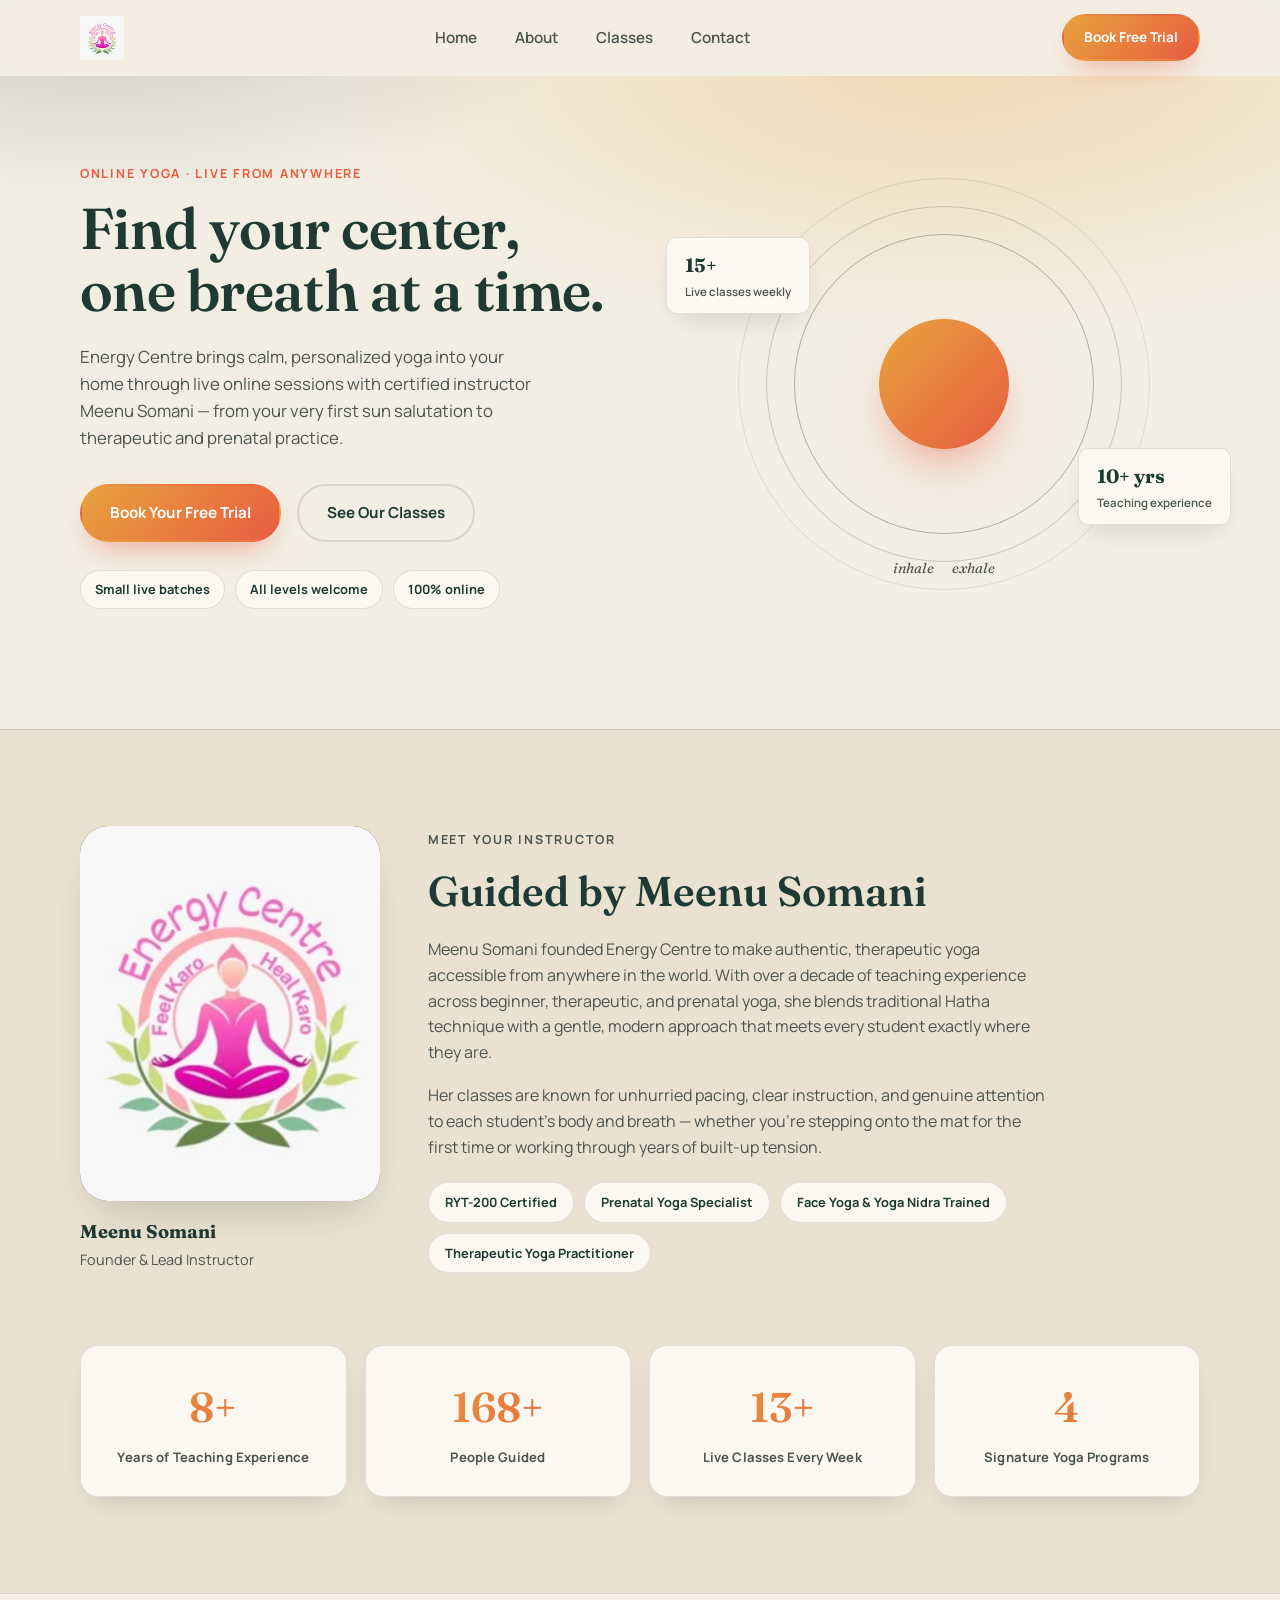
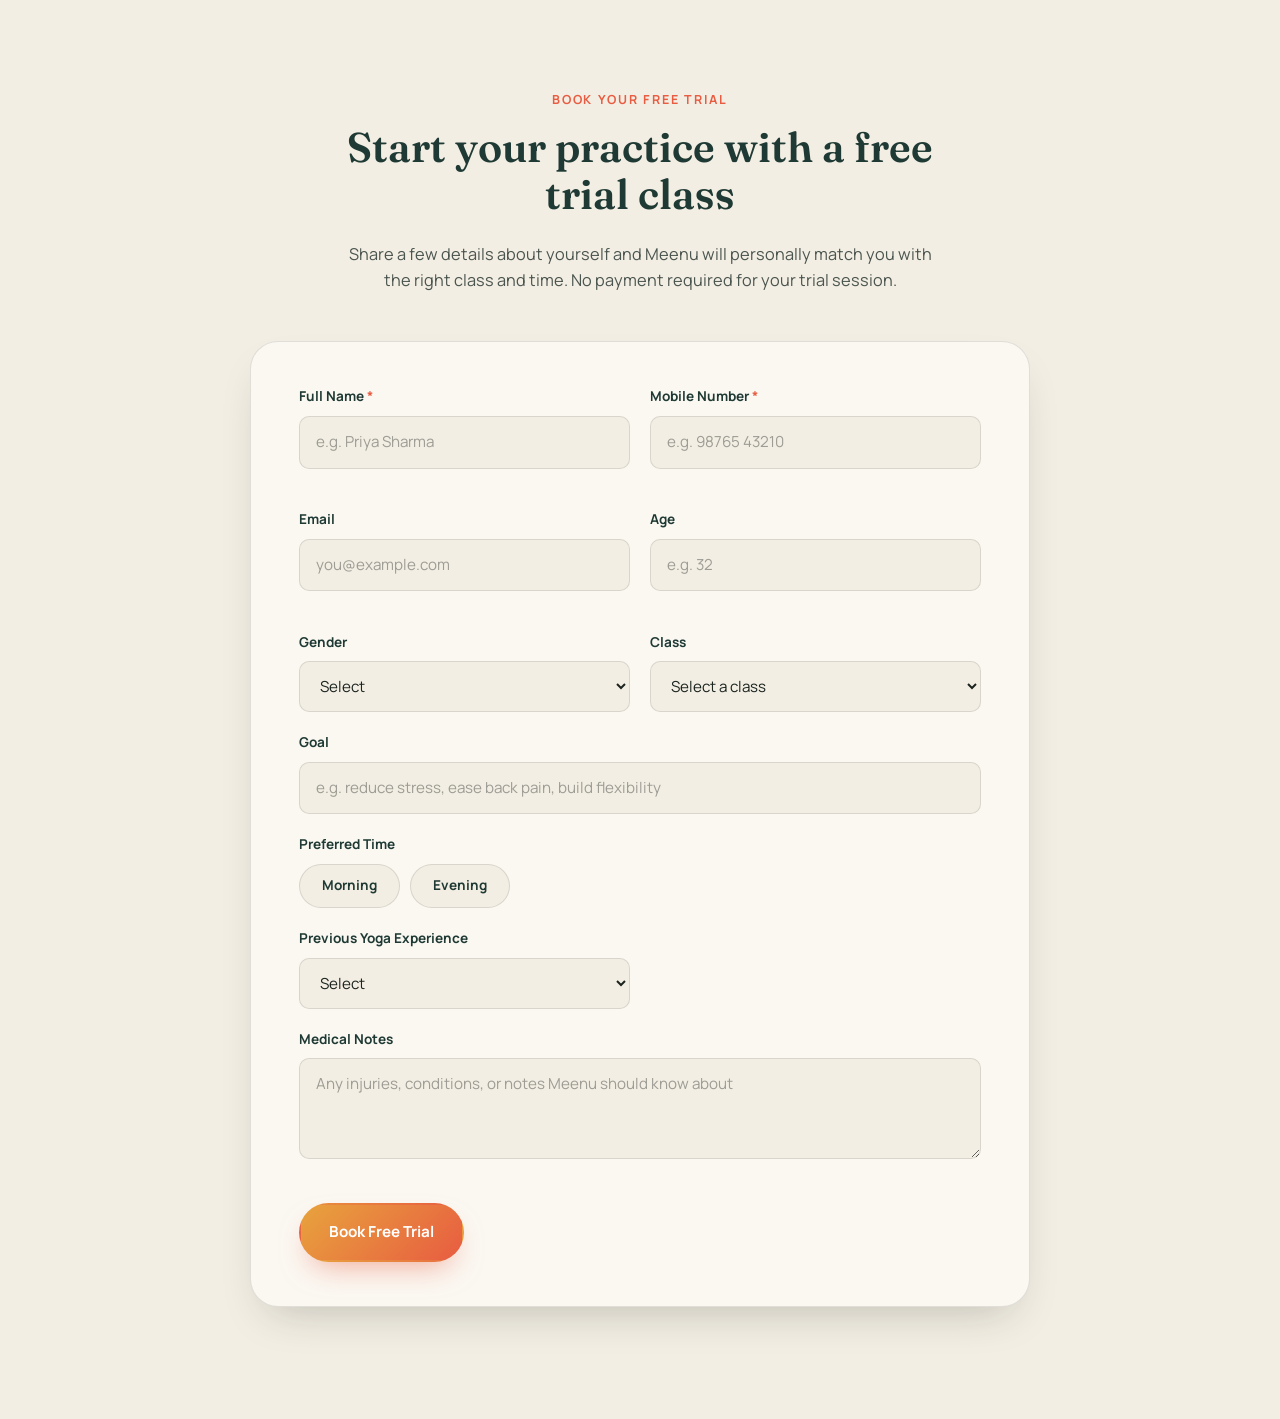
<file: index.html>
<!DOCTYPE html>
<html lang="en">
<head>
  <meta charset="UTF-8">
  <meta name="viewport" content="width=device-width, initial-scale=1.0">

  <!-- Primary SEO -->
  <title>Energy Centre | Online Yoga Classes with Meenu Somani</title>
  <meta name="description" content="Energy Centre offers live online yoga classes with certified instructor Meenu Somani — Beginner Yoga, Face Yoga, Therapy Yoga, Pregnancy Yoga, and Yoga Nidra. Book your free trial class today.">
  <meta name="keywords" content="online yoga classes, beginner yoga, face yoga, therapy yoga, pregnancy yoga, yoga nidra, Meenu Somani, Energy Centre">
  <meta name="author" content="Meenu Somani, Energy Centre">
  <link rel="canonical" href="https://energycentre.example.com/">

  <!-- Open Graph -->
  <meta property="og:type" content="website">
  <meta property="og:title" content="Energy Centre | Online Yoga Classes with Meenu Somani">
  <meta property="og:description" content="Live online yoga classes for every body — beginner, therapeutic, prenatal, face yoga and yoga nidra. Led by certified instructor Meenu Somani.">
  <meta property="og:site_name" content="Energy Centre">
  <meta property="og:locale" content="en_US">

  <!-- Twitter Card -->
  <meta name="twitter:card" content="summary_large_image">
  <meta name="twitter:title" content="Energy Centre | Online Yoga Classes with Meenu Somani">
  <meta name="twitter:description" content="Live online yoga classes with certified instructor Meenu Somani. Book your free trial.">

  <!-- Favicon (simple inline leaf icon, no external asset needed) -->
  <link rel="icon" href="data:image/svg+xml,%3Csvg xmlns='http://www.w3.org/2000/svg' viewBox='0 0 100 100'%3E%3Ccircle cx='50' cy='50' r='46' fill='%231F3A34'/%3E%3Cpath d='M50 78C34 68 26 52 30 34c14 4 26 14 30 30 4-16 16-26 30-30 4 18-4 34-20 44z' fill='%23E8A33D'/%3E%3C/svg%3E">

  <!-- Performance: preconnect before font load -->
  <link rel="preconnect" href="https://fonts.googleapis.com">
  <link rel="preconnect" href="https://fonts.gstatic.com" crossorigin>
  <link href="https://fonts.googleapis.com/css2?family=Fraunces:ital,opsz,wght@0,9..144,400;0,9..144,500;0,9..144,600;1,9..144,500&family=Manrope:wght@400;500;600;700;800&display=swap" rel="stylesheet">

  <link rel="stylesheet" href="style.css">
</head>
<body>

  <!-- Skip link for keyboard / screen-reader users -->
  <a class="skip-link" href="#main">Skip to content</a>

  <!-- ============ HEADER / STICKY NAV ============ -->
  <header class="site-header" id="siteHeader">
    <div class="container nav-inner">

      <a href="#home" class="logo" aria-label="Energy Centre home">
        <img src="logo.jpeg" alt="Energy Centre" class="logo-img">
      </a>

      <nav class="main-nav" id="mainNav" aria-label="Primary">
        <ul class="nav-links">
          <li><a href="#home">Home</a></li>
          <li><a href="#about">About</a></li>
          <li><a href="classes.html">Classes</a></li>
          <li><a href="#contact">Contact</a></li>
        </ul>
      </nav>

      <div class="nav-actions">
        <a href="#contact" class="btn btn-primary btn-small">Book Free Trial</a>

        <!-- Mobile menu toggle -->
        <button class="menu-toggle" id="menuToggle" aria-expanded="false" aria-controls="mainNav" aria-label="Toggle navigation menu">
          <span></span><span></span><span></span>
        </button>
      </div>

    </div>
  </header>

  <main id="main">

    <!-- ============ HERO ============ -->
    <section class="hero" id="home">
      <div class="hero-glow" aria-hidden="true"></div>

      <div class="container hero-inner">

        <div class="hero-copy">
          <p class="eyebrow reveal">Online Yoga &middot; Live From Anywhere</p>

          <h1 class="hero-heading reveal">
            Find your center,<br>
            one breath at a time.
          </h1>

          <p class="hero-desc reveal">
            Energy Centre brings calm, personalized yoga into your home through live online
            sessions with certified instructor Meenu Somani — from your very first sun
            salutation to therapeutic and prenatal practice.
          </p>

          <div class="hero-actions reveal">
            <a href="#contact" class="btn btn-primary">Book Your Free Trial</a>
            <a href="classes.html" class="btn btn-secondary">See Our Classes</a>
          </div>

          <div class="hero-chips reveal">
            <span class="chip">Small live batches</span>
            <span class="chip">All levels welcome</span>
            <span class="chip">100% online</span>
          </div>
        </div>

        <div class="hero-visual reveal" aria-hidden="true">
          <div class="breath-orb">
            <span class="ring ring-1"></span>
            <span class="ring ring-2"></span>
            <span class="ring ring-3"></span>
            <span class="orb-core"></span>
            <span class="orb-label">
              <em>inhale</em>
              <em>exhale</em>
            </span>
          </div>

          <div class="float-card float-card-top">
            <strong>15+</strong>
            <span>Live classes weekly</span>
          </div>
          <div class="float-card float-card-bottom">
            <strong>10+ yrs</strong>
            <span>Teaching experience</span>
          </div>
        </div>

      </div>
    </section>

    <!-- ============ ABOUT ============ -->
    <section class="about" id="about">
      <div class="container">

        <div class="about-grid">

          <div class="about-portrait reveal">
            <div class="portrait-frame">
              <img src="logo.jpeg" alt="Meenu Somani" class="portrait-photo">
            </div>
            <p class="portrait-caption">
              <strong>Meenu Somani</strong>
              Founder &amp; Lead Instructor
            </p>
          </div>

          <div class="about-copy">
            <p class="eyebrow reveal">Meet Your Instructor</p>
            <h2 class="section-heading reveal">Guided by Meenu Somani</h2>

            <p class="reveal">
              Meenu Somani founded Energy Centre to make authentic, therapeutic yoga
              accessible from anywhere in the world. With over a decade of teaching
              experience across beginner, therapeutic, and prenatal yoga, she blends
              traditional Hatha technique with a gentle, modern approach that meets every
              student exactly where they are.
            </p>

            <p class="reveal">
              Her classes are known for unhurried pacing, clear instruction, and genuine
              attention to each student's body and breath — whether you're stepping onto
              the mat for the first time or working through years of built-up tension.
            </p>

            <ul class="cert-list reveal" aria-label="Certifications">
              <li class="cert-pill">RYT-200 Certified</li>
              <li class="cert-pill">Prenatal Yoga Specialist</li>
              <li class="cert-pill">Face Yoga &amp; Yoga Nidra Trained</li>
              <li class="cert-pill">Therapeutic Yoga Practitioner</li>
            </ul>
          </div>

        </div>

        <!-- Animated statistics -->
        <div class="stats-grid">

          <div class="stat-card reveal">
            <span class="stat-number" data-target="10" data-suffix="+">0</span>
            <span class="stat-label">Years of Teaching Experience</span>
          </div>

          <div class="stat-card reveal">
            <span class="stat-number" data-target="200+" data-suffix="+">0</span>
            <span class="stat-label">People Guided</span>
          </div>

          <div class="stat-card reveal">
            <span class="stat-number" data-target="15" data-suffix="+">0</span>
            <span class="stat-label">Live Classes Every Week</span>
          </div>

          <div class="stat-card reveal">
            <span class="stat-number" data-target="5" data-suffix="">0</span>
            <span class="stat-label">Signature Yoga Programs</span>
          </div>

        </div>

      </div>
    </section>

    <!-- ============ CONTACT / BOOK FREE TRIAL ============ -->
    <section class="contact" id="contact">
      <div class="container">

        <div class="contact-intro">
          <p class="eyebrow reveal">Book Your Free Trial</p>
          <h2 class="section-heading reveal">Start your practice with a free trial class</h2>
          <p class="contact-desc reveal">
            Share a few details about yourself and Meenu will personally match you with the
            right class and time. No payment required for your trial session.
          </p>
        </div>

        <div class="booking-card reveal">
          <form class="booking-form" id="bookingForm" novalidate>

            <div class="form-row">
              <div class="form-field">
                <label for="fullName">Full Name <span class="req">*</span></label>
                <input type="text" id="fullName" name="fullName" autocomplete="name" placeholder="e.g. Priya Sharma">
                <span class="field-error" id="fullNameError" role="alert"></span>
              </div>

              <div class="form-field">
                <label for="mobile">Mobile Number <span class="req">*</span></label>
                <input type="tel" id="mobile" name="mobile" autocomplete="tel" placeholder="e.g. 98765 43210" inputmode="tel">
                <span class="field-error" id="mobileError" role="alert"></span>
              </div>
            </div>

            <div class="form-row">
              <div class="form-field">
                <label for="email">Email</label>
                <input type="email" id="email" name="email" autocomplete="email" placeholder="you@example.com">
                <span class="field-error" id="emailError" role="alert"></span>
              </div>

              <div class="form-field">
                <label for="age">Age</label>
                <input type="number" id="age" name="age" min="5" max="100" placeholder="e.g. 32" inputmode="numeric">
                <span class="field-error" id="ageError" role="alert"></span>
              </div>
            </div>

            <div class="form-row">
              <div class="form-field">
                <label for="gender">Gender</label>
                <select id="gender" name="gender">
                  <option value="" selected disabled>Select</option>
                  <option value="Female">Female</option>
                  <option value="Male">Male</option>
                  <option value="Prefer not to say">Prefer not to say</option>
                </select>
              </div>

              <div class="form-field">
                <label for="yogaClass">Class</label>
                <select id="yogaClass" name="yogaClass">
                  <option value="" selected disabled>Select a class</option>
                  <option value="Beginner Yoga">Beginner Yoga</option>
                  <option value="Face Yoga">Face Yoga</option>
                  <option value="Therapy Yoga">Therapy Yoga</option>
                  <option value="Pregnancy Yoga">Pregnancy Yoga</option>
                  <option value="Meditation">Meditation</option>
                </select>
              </div>
            </div>

            <div class="form-field form-field-full">
              <label for="goal">Goal</label>
              <input type="text" id="goal" name="goal" placeholder="e.g. reduce stress, ease back pain, build flexibility">
            </div>

            <div class="form-field form-field-full">
              <span class="pill-group-label">Preferred Time</span>
              <div class="pill-radio-group" role="radiogroup" aria-label="Preferred Time">
                <input type="radio" id="timeMorning" name="preferredTime" value="Morning" class="pill-radio-input">
                <label for="timeMorning" class="pill-radio-label">Morning</label>

                <input type="radio" id="timeEvening" name="preferredTime" value="Evening" class="pill-radio-input">
                <label for="timeEvening" class="pill-radio-label">Evening</label>
              </div>
            </div>

            <div class="form-row">
              <div class="form-field">
                <label for="experience">Previous Yoga Experience</label>
                <select id="experience" name="experience">
                  <option value="" selected disabled>Select</option>
                  <option value="None">None</option>
                  <option value="Beginner">Beginner</option>
                  <option value="Intermediate">Intermediate</option>
                  <option value="Advanced">Advanced</option>
                </select>
              </div>
            </div>

            <div class="form-field form-field-full">
              <label for="medicalNotes">Medical Notes</label>
              <textarea id="medicalNotes" name="medicalNotes" rows="3" placeholder="Any injuries, conditions, or notes Meenu should know about"></textarea>
            </div>

            <div class="form-status" id="formStatus" role="status" aria-live="polite"></div>

            <button type="submit" class="btn btn-primary btn-submit" id="submitBtn">
              <span class="btn-text">Book Free Trial</span>
              <span class="btn-spinner" aria-hidden="true"></span>
            </button>

          </form>
        </div>

      </div>
    </section>

    <!--
      NEXT PHASE (not built yet, per scope):
      #classes  -> Classes / services section
      footer    -> Site footer
    -->

  </main>

  <script src="script.js"></script>
</body>
</html>
</file>
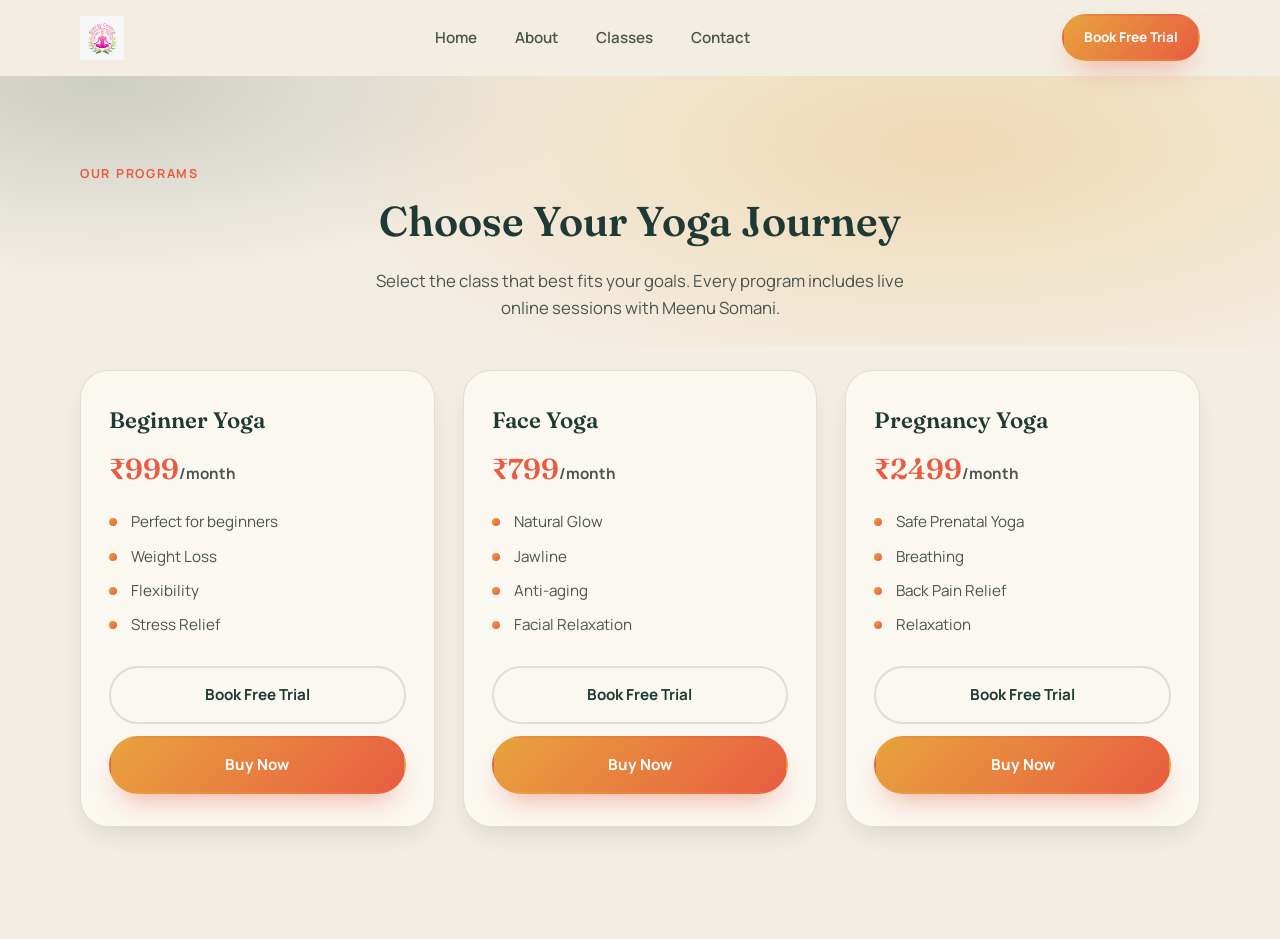
<file: Classes.html>
<!DOCTYPE html>
<html lang="en">
<head>
  <meta charset="UTF-8">
  <meta name="viewport" content="width=device-width, initial-scale=1.0">
  <title>Classes | Energy Centre</title>
  <meta name="description" content="Explore Energy Centre's live online yoga classes with Meenu Somani — Beginner Yoga, Face Yoga, and Pregnancy Yoga.">
  <link rel="canonical" href="https://energycentre.example.com/classes.html">

  <link rel="icon" href="data:image/svg+xml,%3Csvg xmlns='http://www.w3.org/2000/svg' viewBox='0 0 100 100'%3E%3Ccircle cx='50' cy='50' r='46' fill='%231F3A34'/%3E%3Cpath d='M50 78C34 68 26 52 30 34c14 4 26 14 30 30 4-16 16-26 30-30 4 18-4 34-20 44z' fill='%23E8A33D'/%3E%3C/svg%3E">

  <link rel="preconnect" href="https://fonts.googleapis.com">
  <link rel="preconnect" href="https://fonts.gstatic.com" crossorigin>
  <link href="https://fonts.googleapis.com/css2?family=Fraunces:ital,opsz,wght@0,9..144,400;0,9..144,500;0,9..144,600;1,9..144,500&family=Manrope:wght@400;500;600;700;800&display=swap" rel="stylesheet">

  <link rel="stylesheet" href="style.css">
</head>
<body>

  <a class="skip-link" href="#main">Skip to content</a>

  <!-- ============ HEADER / SAME NAV AS INDEX ============ -->
  <header class="site-header" id="siteHeader">
    <div class="container nav-inner">

      <a href="index.html#home" class="logo" aria-label="Energy Centre home">
        <img src="logo.jpeg" alt="Energy Centre" class="logo-img">
      </a>

      <nav class="main-nav" id="mainNav" aria-label="Primary">
        <ul class="nav-links">
          <li><a href="index.html#home">Home</a></li>
          <li><a href="index.html#about">About</a></li>
          <li><a href="classes.html">Classes</a></li>
          <li><a href="index.html#contact">Contact</a></li>
        </ul>
      </nav>

      <div class="nav-actions">
        <a href="index.html#contact" class="btn btn-primary btn-small">Book Free Trial</a>
        <button class="menu-toggle" id="menuToggle" aria-expanded="false" aria-controls="mainNav" aria-label="Toggle navigation menu">
          <span></span><span></span><span></span>
        </button>
      </div>

    </div>
  </header>

  <main id="main">

    <!-- ============ CLASSES HERO ============ -->
    <section class="hero classes-hero" id="classes-hero">
      <div class="hero-glow" aria-hidden="true"></div>
      <div class="container">
        <p class="eyebrow reveal" style="text-align:center;">Our Programs</p>
        <h1 class="section-heading reveal" style="text-align:center; max-width:26ch; margin-inline:auto;">
          Choose Your Yoga Journey
        </h1>
        <p class="reveal" style="text-align:center; max-width:56ch; margin:0 auto; color:var(--color-ink-soft); font-size:1.05rem;">
          Select the class that best fits your goals. Every program includes live online sessions with Meenu Somani.
        </p>
      </div>
    </section>

    <!-- ============ CLASS CARDS ============ -->
    <section class="classes-section" id="classes">
      <div class="container">
        <div class="classes-grid">

          <!-- Beginner Yoga -->
          <div class="class-card reveal">
            <h3 class="class-title">Beginner Yoga</h3>
            <p class="class-price">₹999<span>/month</span></p>
            <ul class="class-features">
              <li>Perfect for beginners</li>
              <li>Weight Loss</li>
              <li>Flexibility</li>
              <li>Stress Relief</li>
            </ul>
            <div class="class-actions">
              <a href="index.html#contact" class="btn btn-secondary">Book Free Trial</a>
              <a href="purchase.html?course=Beginner%20Yoga" class="btn btn-primary">Buy Now</a>
            </div>
          </div>

          <!-- Face Yoga -->
          <div class="class-card reveal">
            <h3 class="class-title">Face Yoga</h3>
            <p class="class-price">₹799<span>/month</span></p>
            <ul class="class-features">
              <li>Natural Glow</li>
              <li>Jawline</li>
              <li>Anti-aging</li>
              <li>Facial Relaxation</li>
            </ul>
            <div class="class-actions">
              <a href="index.html#contact" class="btn btn-secondary">Book Free Trial</a>
              <a href="purchase.html?course=Face%20Yoga" class="btn btn-primary">Buy Now</a>
            </div>
          </div>

          <!-- Pregnancy Yoga -->
          <div class="class-card reveal">
            <h3 class="class-title">Pregnancy Yoga</h3>
            <p class="class-price">₹2499<span>/month</span></p>
            <ul class="class-features">
              <li>Safe Prenatal Yoga</li>
              <li>Breathing</li>
              <li>Back Pain Relief</li>
              <li>Relaxation</li>
            </ul>
            <div class="class-actions">
              <a href="index.html#contact" class="btn btn-secondary">Book Free Trial</a>
              <a href="purchase.html?course=Pregnancy%20Yoga" class="btn btn-primary">Buy Now</a>
            </div>
          </div>

        </div>
      </div>
    </section>

  </main>

  <script src="script.js"></script>
</body>
</html>
</file>
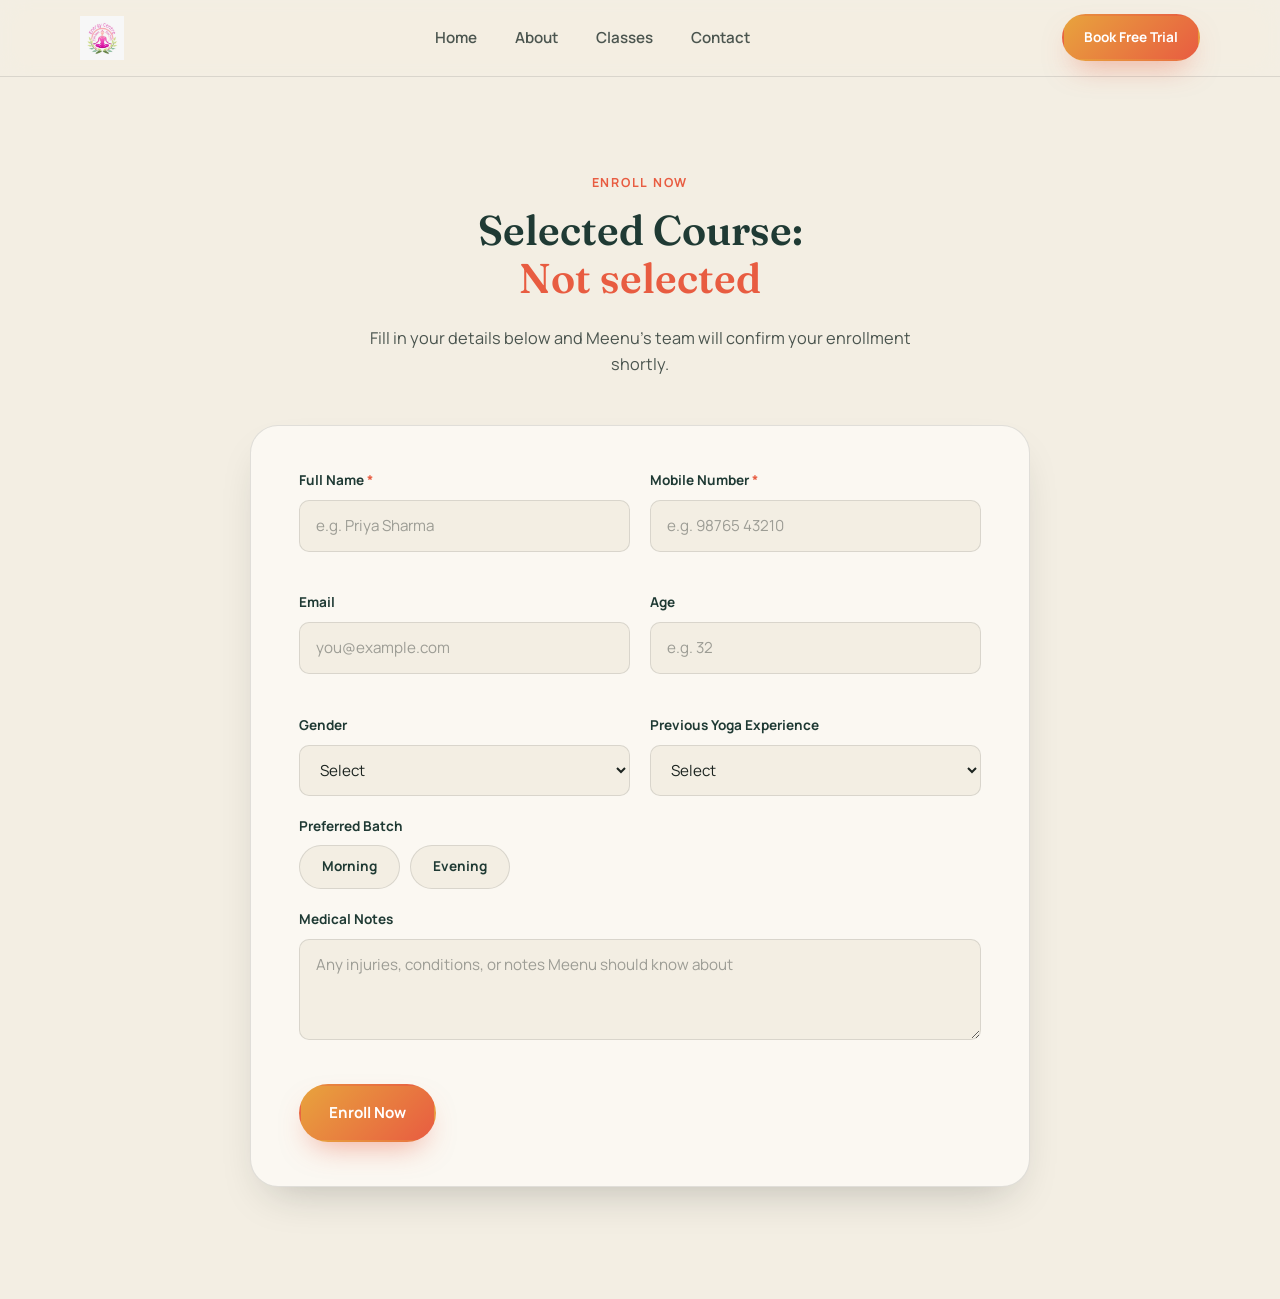
<file: Purchase.html>
<!DOCTYPE html>
<html lang="en">
<head>
  <meta charset="UTF-8">
  <meta name="viewport" content="width=device-width, initial-scale=1.0">
  <title>Enroll | Energy Centre</title>
  <meta name="description" content="Enroll in your chosen yoga class at Energy Centre with Meenu Somani.">
  <link rel="canonical" href="https://energycentre.example.com/purchase.html">

  <link rel="icon" href="data:image/svg+xml,%3Csvg xmlns='http://www.w3.org/2000/svg' viewBox='0 0 100 100'%3E%3Ccircle cx='50' cy='50' r='46' fill='%231F3A34'/%3E%3Cpath d='M50 78C34 68 26 52 30 34c14 4 26 14 30 30 4-16 16-26 30-30 4 18-4 34-20 44z' fill='%23E8A33D'/%3E%3C/svg%3E">

  <link rel="preconnect" href="https://fonts.googleapis.com">
  <link rel="preconnect" href="https://fonts.gstatic.com" crossorigin>
  <link href="https://fonts.googleapis.com/css2?family=Fraunces:ital,opsz,wght@0,9..144,400;0,9..144,500;0,9..144,600;1,9..144,500&family=Manrope:wght@400;500;600;700;800&display=swap" rel="stylesheet">

  <link rel="stylesheet" href="style.css">
</head>
<body>

  <a class="skip-link" href="#main">Skip to content</a>

  <header class="site-header" id="siteHeader">
    <div class="container nav-inner">

      <a href="index.html#home" class="logo" aria-label="Energy Centre home">
        <img src="logo.jpeg" alt="Energy Centre" class="logo-img">
      </a>

      <nav class="main-nav" id="mainNav" aria-label="Primary">
        <ul class="nav-links">
          <li><a href="index.html#home">Home</a></li>
          <li><a href="index.html#about">About</a></li>
          <li><a href="classes.html">Classes</a></li>
          <li><a href="index.html#contact">Contact</a></li>
        </ul>
      </nav>

      <div class="nav-actions">
        <a href="index.html#contact" class="btn btn-primary btn-small">Book Free Trial</a>
        <button class="menu-toggle" id="menuToggle" aria-expanded="false" aria-controls="mainNav" aria-label="Toggle navigation menu">
          <span></span><span></span><span></span>
        </button>
      </div>

    </div>
  </header>

  <main id="main">
    <section class="contact" id="purchase">
      <div class="container">

        <div class="contact-intro">
          <p class="eyebrow">Enroll Now</p>
          <h2 class="section-heading">
            Selected Course:<br>
            <span id="courseNameDisplay">—</span>
          </h2>
          <p class="contact-desc">
            Fill in your details below and Meenu's team will confirm your enrollment shortly.
          </p>
        </div>

        <div class="booking-card">
          <form class="booking-form" id="purchaseForm" novalidate>

            <div class="form-row">
              <div class="form-field">
                <label for="pFullName">Full Name <span class="req">*</span></label>
                <input type="text" id="pFullName" name="fullName" autocomplete="name" placeholder="e.g. Priya Sharma">
                <span class="field-error" id="pFullNameError" role="alert"></span>
              </div>

              <div class="form-field">
                <label for="pMobile">Mobile Number <span class="req">*</span></label>
                <input type="tel" id="pMobile" name="mobile" autocomplete="tel" placeholder="e.g. 98765 43210" inputmode="tel">
                <span class="field-error" id="pMobileError" role="alert"></span>
              </div>
            </div>

            <div class="form-row">
              <div class="form-field">
                <label for="pEmail">Email</label>
                <input type="email" id="pEmail" name="email" autocomplete="email" placeholder="you@example.com">
                <span class="field-error" id="pEmailError" role="alert"></span>
              </div>

              <div class="form-field">
                <label for="pAge">Age</label>
                <input type="number" id="pAge" name="age" min="5" max="100" placeholder="e.g. 32" inputmode="numeric">
                <span class="field-error" id="pAgeError" role="alert"></span>
              </div>
            </div>

            <div class="form-row">
              <div class="form-field">
                <label for="pGender">Gender</label>
                <select id="pGender" name="gender">
                  <option value="" selected disabled>Select</option>
                  <option value="Female">Female</option>
                  <option value="Male">Male</option>
                  <option value="Prefer not to say">Prefer not to say</option>
                </select>
              </div>

              <div class="form-field">
                <label for="pExperience">Previous Yoga Experience</label>
                <select id="pExperience" name="experience">
                  <option value="" selected disabled>Select</option>
                  <option value="None">None</option>
                  <option value="Beginner">Beginner</option>
                  <option value="Intermediate">Intermediate</option>
                  <option value="Advanced">Advanced</option>
                </select>
              </div>
            </div>

            <div class="form-field form-field-full">
              <span class="pill-group-label">Preferred Batch</span>
              <div class="pill-radio-group" role="radiogroup" aria-label="Preferred Batch">
                <input type="radio" id="pBatchMorning" name="preferredTime" value="Morning" class="pill-radio-input">
                <label for="pBatchMorning" class="pill-radio-label">Morning</label>

                <input type="radio" id="pBatchEvening" name="preferredTime" value="Evening" class="pill-radio-input">
                <label for="pBatchEvening" class="pill-radio-label">Evening</label>
              </div>
            </div>

            <div class="form-field form-field-full">
              <label for="pMedicalNotes">Medical Notes</label>
              <textarea id="pMedicalNotes" name="medicalNotes" rows="3" placeholder="Any injuries, conditions, or notes Meenu should know about"></textarea>
            </div>

            <input type="hidden" id="pCourse" name="course" value="">

            <div class="form-status" id="pFormStatus" role="status" aria-live="polite"></div>

            <button type="submit" class="btn btn-primary btn-submit" id="pSubmitBtn">
              <span class="btn-text">Enroll Now</span>
              <span class="btn-spinner" aria-hidden="true"></span>
            </button>

          </form>
        </div>

      </div>
    </section>
  </main>

  <script src="script.js"></script>
</body>
</html>
</file>
<file: style.css>
/* =========================================================
   ENERGY CENTRE — Design Tokens
   Palette: grounded forest teal + warm sand + sunrise gradient
   (marigold -> coral), signifying breath, earth and morning light.
   ========================================================= */
:root {
  /* Color */
  --color-bg:        #F3EEE3;   /* warm sand — page background */
  --color-bg-alt:    #EAE2D0;   /* deeper sand — alternate section bg */
  --color-surface:   #FBF8F2;   /* card surface */
  --color-ink:       #1C2420;   /* near-black green-ink text */
  --color-ink-soft:  #4B554F;   /* secondary text */
  --color-teal:      #1F3A34;   /* primary dark / header */
  --color-teal-2:    #2C4F47;   /* lighter teal for gradients */
  --color-sunrise-1: #E8A33D;   /* marigold */
  --color-sunrise-2: #E85C41;   /* coral */
  --color-line:      rgba(28, 36, 32, 0.12);
  --color-success:   #2F6F52;   /* leaf green — success states */
  --color-error:     #B3432B;   /* muted terracotta-red — error states */

  --gradient-sunrise: linear-gradient(135deg, var(--color-sunrise-1) 0%, var(--color-sunrise-2) 100%);
  --gradient-teal: linear-gradient(160deg, var(--color-teal) 0%, var(--color-teal-2) 100%);

  /* Type */
  --font-display: 'Fraunces', Georgia, serif;
  --font-body: 'Manrope', -apple-system, BlinkMacSystemFont, 'Segoe UI', sans-serif;

  /* Layout */
  --container-width: 1160px;
  --radius-sm: 10px;
  --radius-md: 18px;
  --radius-lg: 28px;
  --shadow-soft: 0 20px 45px -20px rgba(28, 36, 32, 0.28);
  --shadow-card: 0 12px 30px -14px rgba(28, 36, 32, 0.22);

  --nav-height: 76px;
  --ease: cubic-bezier(0.22, 1, 0.36, 1);
}

/* =========================================================
   Reset
   ========================================================= */
*, *::before, *::after { box-sizing: border-box; }
html {
  scroll-behavior: smooth;
  scroll-padding-top: var(--nav-height);
}
body, h1, h2, h3, p, ul, figure { margin: 0; }
ul { padding: 0; list-style: none; }
img { max-width: 100%; display: block; }
a { color: inherit; text-decoration: none; }
button { font: inherit; cursor: pointer; }

body {
  font-family: var(--font-body);
  background: var(--color-bg);
  color: var(--color-ink);
  line-height: 1.6;
  -webkit-font-smoothing: antialiased;
  overflow-x: hidden;
}

.container {
  width: 100%;
  max-width: var(--container-width);
  margin-inline: auto;
  padding-inline: 20px;
}

.skip-link {
  position: absolute;
  left: -9999px;
  top: 0;
  background: var(--color-teal);
  color: #fff;
  padding: 12px 18px;
  border-radius: 0 0 var(--radius-sm) 0;
  z-index: 999;
}
.skip-link:focus { left: 0; }

/* Visible, brand-colored focus ring for keyboard users */
a:focus-visible,
button:focus-visible {
  outline: 3px solid var(--color-sunrise-2);
  outline-offset: 3px;
  border-radius: 4px;
}

/* =========================================================
   Typography helpers
   ========================================================= */
.eyebrow {
  display: inline-block;
  font-family: var(--font-body);
  font-weight: 700;
  font-size: 0.78rem;
  letter-spacing: 0.14em;
  text-transform: uppercase;
  color: var(--color-sunrise-2);
  margin-bottom: 14px;
}

.section-heading {
  font-family: var(--font-display);
  font-weight: 600;
  font-size: clamp(1.9rem, 4vw, 2.6rem);
  line-height: 1.15;
  color: var(--color-teal);
  margin-bottom: 22px;
}

/* =========================================================
   Buttons
   ========================================================= */
.btn {
  display: inline-flex;
  align-items: center;
  justify-content: center;
  gap: 8px;
  padding: 15px 28px;
  border-radius: 999px;
  font-weight: 700;
  font-size: 0.95rem;
  border: 2px solid transparent;
  transition: transform 0.35s var(--ease), box-shadow 0.35s var(--ease), background 0.35s var(--ease);
  white-space: nowrap;
}
.btn-primary {
  background: var(--gradient-sunrise);
  color: #fff;
  box-shadow: 0 14px 30px -12px rgba(232, 92, 65, 0.55);
}
.btn-primary:hover { transform: translateY(-3px); box-shadow: 0 20px 36px -12px rgba(232, 92, 65, 0.6); }

.btn-secondary {
  background: transparent;
  color: var(--color-teal);
  border-color: var(--color-line);
}
.btn-secondary:hover {
  border-color: var(--color-teal);
  transform: translateY(-3px);
}

.btn-small { padding: 11px 20px; font-size: 0.85rem; }

/* =========================================================
   Header / Sticky Nav
   ========================================================= */
.site-header {
  position: sticky;
  top: 0;
  z-index: 100;
  height: var(--nav-height);
  display: flex;
  align-items: center;
  background: rgba(243, 238, 227, 0.75);
  backdrop-filter: blur(14px) saturate(140%);
  -webkit-backdrop-filter: blur(14px) saturate(140%);
  border-bottom: 1px solid transparent;
  transition: background 0.4s var(--ease), border-color 0.4s var(--ease), box-shadow 0.4s var(--ease);
}
.site-header.is-scrolled {
  background: rgba(251, 248, 242, 0.92);
  border-bottom-color: var(--color-line);
  box-shadow: 0 10px 30px -20px rgba(28, 36, 32, 0.35);
}

.nav-inner {
  display: flex;
  align-items: center;
  justify-content: space-between;
  gap: 24px;
}

.logo {
  display: flex;
  align-items: center;
  gap: 10px;
  flex-shrink: 0;
}
.logo-text {
  font-family: var(--font-display);
  font-weight: 600;
  font-size: 1.3rem;
  color: var(--color-teal);
  letter-spacing: -0.01em;
}
.logo-img {
  height: 44px;
  width: auto;
  display: block;
}

.main-nav { flex: 1; display: flex; justify-content: center; }
.nav-links {
  display: flex;
  gap: 34px;
}
.nav-links a {
  position: relative;
  font-weight: 600;
  font-size: 0.95rem;
  color: var(--color-ink-soft);
  padding: 6px 2px;
  transition: color 0.25s ease;
}
.nav-links a::after {
  content: '';
  position: absolute;
  left: 0; right: 100%;
  bottom: -2px;
  height: 2px;
  background: var(--gradient-sunrise);
  transition: right 0.3s var(--ease);
}
.nav-links a:hover { color: var(--color-teal); }
.nav-links a:hover::after { right: 0; }

.nav-actions { display: flex; align-items: center; gap: 14px; }

/* Hamburger (mobile only) */
.menu-toggle {
  display: none;
  flex-direction: column;
  justify-content: center;
  gap: 5px;
  width: 40px;
  height: 40px;
  background: none;
  border: none;
  padding: 0;
}
.menu-toggle span {
  display: block;
  width: 100%;
  height: 2px;
  background: var(--color-teal);
  border-radius: 2px;
  transition: transform 0.3s var(--ease), opacity 0.3s var(--ease);
}
.menu-toggle[aria-expanded="true"] span:nth-child(1) { transform: translateY(7px) rotate(45deg); }
.menu-toggle[aria-expanded="true"] span:nth-child(2) { opacity: 0; }
.menu-toggle[aria-expanded="true"] span:nth-child(3) { transform: translateY(-7px) rotate(-45deg); }

/* =========================================================
   Hero
   ========================================================= */
.hero {
  position: relative;
  padding: 56px 0 88px;
  overflow: hidden;
}
.hero-glow {
  position: absolute;
  inset: -20% -10% auto -10%;
  height: 620px;
  background: radial-gradient(60% 60% at 70% 20%, rgba(232, 163, 61, 0.28), transparent 70%),
              radial-gradient(45% 45% at 15% 10%, rgba(31, 58, 52, 0.18), transparent 70%);
  pointer-events: none;
  z-index: 0;
}

.hero-inner {
  position: relative;
  z-index: 1;
  display: grid;
  grid-template-columns: 1fr;
  gap: 56px;
  align-items: center;
}

.hero-heading {
  font-family: var(--font-display);
  font-weight: 600;
  font-size: clamp(2.3rem, 6vw, 3.6rem);
  line-height: 1.08;
  letter-spacing: -0.01em;
  color: var(--color-teal);
  margin-bottom: 22px;
}

.hero-desc {
  max-width: 46ch;
  color: var(--color-ink-soft);
  font-size: 1.05rem;
  margin-bottom: 32px;
}

.hero-actions {
  display: flex;
  flex-wrap: wrap;
  gap: 16px;
  margin-bottom: 28px;
}

.hero-chips {
  display: flex;
  flex-wrap: wrap;
  gap: 10px;
}
.chip {
  font-size: 0.8rem;
  font-weight: 700;
  color: var(--color-teal);
  background: var(--color-surface);
  border: 1px solid var(--color-line);
  padding: 8px 14px;
  border-radius: 999px;
}

/* --- Hero visual: the "breathing orb" signature element --- */
.hero-visual {
  position: relative;
  display: flex;
  align-items: center;
  justify-content: center;
  min-height: 320px;
}

.breath-orb {
  position: relative;
  width: 240px;
  height: 240px;
  display: flex;
  align-items: center;
  justify-content: center;
}

.orb-core {
  width: 108px;
  height: 108px;
  border-radius: 50%;
  background: var(--gradient-sunrise);
  box-shadow: 0 25px 50px -18px rgba(232, 92, 65, 0.6);
  animation: breathe 8s ease-in-out infinite;
}

.ring {
  position: absolute;
  inset: 0;
  border-radius: 50%;
  border: 1.5px solid rgba(31, 58, 52, 0.35);
  animation: breathe 8s ease-in-out infinite;
}
.ring-2 { inset: -28px; border-color: rgba(31, 58, 52, 0.22); animation-delay: -1.2s; }
.ring-3 { inset: -56px; border-color: rgba(31, 58, 52, 0.12); animation-delay: -2.4s; }

.orb-label {
  position: absolute;
  bottom: -46px;
  display: flex;
  gap: 18px;
  font-family: var(--font-display);
  font-style: italic;
  font-size: 0.9rem;
  color: var(--color-ink-soft);
}
.orb-label em { animation: fade-cycle 8s ease-in-out infinite; }
.orb-label em:last-child { animation-delay: 4s; }

@keyframes breathe {
  0%, 100% { transform: scale(0.94); }
  50%      { transform: scale(1.08); }
}
@keyframes fade-cycle {
  0%, 45% { opacity: 1; }
  50%, 95% { opacity: 0.25; }
  100% { opacity: 1; }
}

.float-card {
  position: absolute;
  display: flex;
  flex-direction: column;
  gap: 2px;
  background: var(--color-surface);
  border: 1px solid var(--color-line);
  border-radius: var(--radius-sm);
  padding: 12px 18px;
  box-shadow: var(--shadow-card);
  animation: hover-float 6s ease-in-out infinite;
}
.float-card strong {
  font-family: var(--font-display);
  font-size: 1.2rem;
  color: var(--color-teal);
}
.float-card span { font-size: 0.72rem; color: var(--color-ink-soft); font-weight: 600; }
.float-card-top { top: 4%; left: -4%; }
.float-card-bottom { bottom: 6%; right: -6%; animation-delay: -3s; }

@keyframes hover-float {
  0%, 100% { transform: translateY(0); }
  50% { transform: translateY(-10px); }
}

/* =========================================================
   About
   ========================================================= */
.about {
  padding: 96px 0;
  background: var(--color-bg-alt);
  border-top: 1px solid var(--color-line);
}

.about-grid {
  display: grid;
  grid-template-columns: 1fr;
  gap: 48px;
  margin-bottom: 72px;
}

.about-portrait {
  display: flex;
  flex-direction: column;
  align-items: flex-start;
  gap: 16px;
}
.portrait-frame {
  width: 100%;
  max-width: 300px;
  aspect-ratio: 4 / 5;
  border-radius: var(--radius-lg);
  background: var(--gradient-teal);
  display: flex;
  align-items: center;
  justify-content: center;
  box-shadow: var(--shadow-soft);
  position: relative;
  overflow: hidden;
}
.portrait-photo {
  width: 100%;
  height: 100%;
  object-fit: cover;
  position: relative;
}
.portrait-caption {
  display: flex;
  flex-direction: column;
  gap: 2px;
  font-size: 0.9rem;
  color: var(--color-ink-soft);
}
.portrait-caption strong {
  font-family: var(--font-display);
  font-size: 1.15rem;
  color: var(--color-teal);
}

.about-copy p {
  color: var(--color-ink-soft);
  margin-bottom: 18px;
  max-width: 62ch;
}

.cert-list {
  display: flex;
  flex-wrap: wrap;
  gap: 10px;
  margin-top: 22px;
}
.cert-pill {
  font-size: 0.8rem;
  font-weight: 700;
  color: var(--color-teal);
  background: var(--color-surface);
  border: 1px solid var(--color-line);
  padding: 9px 16px;
  border-radius: 999px;
}

/* Stat cards */
.stats-grid {
  display: grid;
  grid-template-columns: repeat(2, 1fr);
  gap: 18px;
}
.stat-card {
  background: var(--color-surface);
  border: 1px solid var(--color-line);
  border-radius: var(--radius-md);
  padding: 28px 20px;
  text-align: center;
  box-shadow: var(--shadow-card);
  transition: transform 0.4s var(--ease), box-shadow 0.4s var(--ease);
}
.stat-card:hover {
  transform: translateY(-6px);
  box-shadow: 0 22px 40px -18px rgba(28, 36, 32, 0.3);
}
.stat-number {
  display: block;
  font-family: var(--font-display);
  font-weight: 600;
  font-size: clamp(1.9rem, 4vw, 2.6rem);
  background: var(--gradient-sunrise);
  -webkit-background-clip: text;
  background-clip: text;
  color: transparent;
  margin-bottom: 6px;
}
.stat-label {
  display: block;
  font-size: 0.82rem;
  font-weight: 700;
  color: var(--color-ink-soft);
  letter-spacing: 0.01em;
}

/* =========================================================
   Scroll-reveal (Intersection Observer driven)
   ========================================================= */
.reveal {
  opacity: 0;
  transform: translateY(24px);
  transition: opacity 0.8s var(--ease), transform 0.8s var(--ease);
}
.reveal.is-visible {
  opacity: 1;
  transform: translateY(0);
}
/* stagger children a little for a nicer entrance */
.hero-copy .reveal:nth-child(1) { transition-delay: 0.05s; }
.hero-copy .reveal:nth-child(2) { transition-delay: 0.15s; }
.hero-copy .reveal:nth-child(3) { transition-delay: 0.25s; }
.hero-copy .reveal:nth-child(4) { transition-delay: 0.35s; }
.hero-copy .reveal:nth-child(5) { transition-delay: 0.45s; }

.stats-grid .stat-card:nth-child(1) { transition-delay: 0s; }
.stats-grid .stat-card:nth-child(2) { transition-delay: 0.1s; }
.stats-grid .stat-card:nth-child(3) { transition-delay: 0.2s; }
.stats-grid .stat-card:nth-child(4) { transition-delay: 0.3s; }

@media (prefers-reduced-motion: reduce) {
  *, *::before, *::after {
    animation-duration: 0.001ms !important;
    animation-iteration-count: 1 !important;
    transition-duration: 0.001ms !important;
    scroll-behavior: auto !important;
  }
}

/* =========================================================
   Responsive — tablet & up
   ========================================================= */
@media (min-width: 720px) {
  .about-grid {
    grid-template-columns: 300px 1fr;
    align-items: start;
  }
  .stats-grid { grid-template-columns: repeat(4, 1fr); }
}

@media (min-width: 960px) {
  .menu-toggle { display: none; }

  .hero-inner {
    grid-template-columns: 1.05fr 0.95fr;
    gap: 40px;
  }
  .hero { padding: 84px 0 120px; }
  .breath-orb { width: 300px; height: 300px; }
  .orb-core { width: 130px; height: 130px; }
}

/* =========================================================
   Responsive — mobile nav (below 960px)
   ========================================================= */
@media (max-width: 959px) {
  .menu-toggle { display: flex; }

  .main-nav {
    position: fixed;
    inset: var(--nav-height) 0 auto 0;
    background: var(--color-surface);
    border-bottom: 1px solid var(--color-line);
    box-shadow: var(--shadow-soft);
    transform: translateY(-8px);
    opacity: 0;
    visibility: hidden;
    pointer-events: none;
    transition: opacity 0.3s var(--ease), transform 0.3s var(--ease), visibility 0.3s;
  }
  .main-nav.is-open {
    opacity: 1;
    transform: translateY(0);
    visibility: visible;
    pointer-events: auto;
  }
  .nav-links {
    flex-direction: column;
    gap: 0;
    padding: 10px 20px 20px;
  }
  .nav-links a {
    display: block;
    padding: 14px 4px;
    border-bottom: 1px solid var(--color-line);
  }
  .nav-links a::after { display: none; }

  .btn-small { padding: 9px 16px; font-size: 0.8rem; }
}

@media (max-width: 480px) {
  .float-card { padding: 10px 14px; }
  .float-card-top { top: -2%; left: -2%; }
  .float-card-bottom { right: -2%; }
}

/* =========================================================
   Contact / Book Your Free Trial
   ========================================================= */
.contact {
  padding: 96px 0 112px;
  background: var(--color-bg);
  border-top: 1px solid var(--color-line);
}

.contact-intro {
  max-width: 60ch;
  margin: 0 auto 48px;
  text-align: center;
}
.contact-intro .eyebrow,
.contact-intro .section-heading { display: block; }
.contact-intro .eyebrow { text-align: center; }
.contact-desc {
  color: var(--color-ink-soft);
  font-size: 1.02rem;
}

.booking-card {
  max-width: 780px;
  margin: 0 auto;
  background: var(--color-surface);
  border: 1px solid var(--color-line);
  border-radius: var(--radius-lg);
  box-shadow: var(--shadow-soft);
  padding: 32px 22px;
}

.booking-form {
  display: flex;
  flex-direction: column;
  gap: 20px;
}

.form-row {
  display: grid;
  grid-template-columns: 1fr;
  gap: 20px;
}

.form-field {
  display: flex;
  flex-direction: column;
  gap: 8px;
}
.form-field-full { width: 100%; }

.form-field label,
.pill-group-label {
  font-size: 0.85rem;
  font-weight: 700;
  color: var(--color-teal);
}
.req { color: var(--color-sunrise-2); }

.form-field input,
.form-field select,
.form-field textarea {
  font: inherit;
  font-size: 0.95rem;
  color: var(--color-ink);
  background: var(--color-bg);
  border: 1.5px solid var(--color-line);
  border-radius: var(--radius-sm);
  padding: 13px 16px;
  transition: border-color 0.25s ease, box-shadow 0.25s ease;
  width: 100%;
}
.form-field textarea { resize: vertical; min-height: 90px; font-family: var(--font-body); }

.form-field input::placeholder,
.form-field textarea::placeholder { color: rgba(28, 36, 32, 0.4); }

.form-field input:focus,
.form-field select:focus,
.form-field textarea:focus {
  outline: none;
  border-color: var(--color-sunrise-2);
  box-shadow: 0 0 0 4px rgba(232, 92, 65, 0.14);
}

.form-field input.has-error,
.form-field select.has-error,
.form-field textarea.has-error {
  border-color: var(--color-error);
}

.field-error {
  min-height: 1em;
  font-size: 0.78rem;
  font-weight: 600;
  color: var(--color-error);
}

/* Preferred time — pill-style radio buttons */
.pill-radio-group {
  display: flex;
  flex-wrap: wrap;
  gap: 10px;
}
.pill-radio-input {
  position: absolute;
  opacity: 0;
  width: 1px;
  height: 1px;
  pointer-events: none;
}
.pill-radio-label {
  cursor: pointer;
  font-size: 0.88rem;
  font-weight: 700;
  color: var(--color-teal);
  background: var(--color-bg);
  border: 1.5px solid var(--color-line);
  border-radius: 999px;
  padding: 10px 22px;
  transition: background 0.25s ease, color 0.25s ease, border-color 0.25s ease, transform 0.25s ease;
}
.pill-radio-input:checked + .pill-radio-label {
  background: var(--gradient-sunrise);
  border-color: transparent;
  color: #fff;
  transform: translateY(-1px);
}
.pill-radio-input:focus-visible + .pill-radio-label {
  outline: 3px solid var(--color-sunrise-2);
  outline-offset: 3px;
}

/* Submit button with loading spinner */
.btn-submit {
  position: relative;
  margin-top: 4px;
  align-self: flex-start;
}
.btn-submit .btn-spinner {
  display: none;
  width: 16px;
  height: 16px;
  border: 2px solid rgba(255, 255, 255, 0.5);
  border-top-color: #fff;
  border-radius: 50%;
}
.btn-submit.is-loading { pointer-events: none; opacity: 0.85; }
.btn-submit.is-loading .btn-spinner {
  display: inline-block;
  animation: spin 0.8s linear infinite;
}
@keyframes spin {
  to { transform: rotate(360deg); }
}

/* Status banner (success / error) */
.form-status {
  font-size: 0.9rem;
  font-weight: 700;
  border-radius: var(--radius-sm);
  padding: 0;
  max-height: 0;
  overflow: hidden;
  opacity: 0;
  transition: max-height 0.4s var(--ease), opacity 0.4s var(--ease), padding 0.4s var(--ease);
}
.form-status.is-visible {
  padding: 14px 16px;
  max-height: 120px;
  opacity: 1;
}
.form-status.is-success {
  background: rgba(47, 111, 82, 0.12);
  color: var(--color-success);
  border: 1px solid rgba(47, 111, 82, 0.28);
}
.form-status.is-error {
  background: rgba(179, 67, 43, 0.12);
  color: var(--color-error);
  border: 1px solid rgba(179, 67, 43, 0.28);
}

/* Responsive — tablet & up */
@media (min-width: 640px) {
  .booking-card { padding: 44px 48px; }
  .form-row { grid-template-columns: 1fr 1fr; }
}
/* =========================================================
   Classes Page — class cards
   ========================================================= */
.classes-hero { padding-bottom: 24px; }

.classes-section {
  padding: 24px 0 112px;
}
.classes-grid {
  display: grid;
  grid-template-columns: 1fr;
  gap: 28px;
}
.class-card {
  background: var(--color-surface);
  border: 1px solid var(--color-line);
  border-radius: var(--radius-lg);
  box-shadow: var(--shadow-card);
  padding: 32px 28px;
  display: flex;
  flex-direction: column;
  transition: transform 0.35s var(--ease), box-shadow 0.35s var(--ease);
}
.class-card:hover {
  transform: translateY(-4px);
  box-shadow: var(--shadow-soft);
}
.class-title {
  font-family: var(--font-display);
  font-weight: 600;
  font-size: 1.4rem;
  color: var(--color-teal);
  margin-bottom: 8px;
}
.class-price {
  font-family: var(--font-display);
  font-weight: 600;
  font-size: 1.8rem;
  color: var(--color-sunrise-2);
  margin-bottom: 18px;
}
.class-price span {
  font-family: var(--font-body);
  font-weight: 700;
  font-size: 0.95rem;
  color: var(--color-ink-soft);
}
.class-features {
  display: flex;
  flex-direction: column;
  gap: 10px;
  margin-bottom: 28px;
  flex: 1;
}
.class-features li {
  position: relative;
  padding-left: 22px;
  color: var(--color-ink-soft);
  font-size: 0.95rem;
}
.class-features li::before {
  content: '';
  position: absolute;
  left: 0;
  top: 8px;
  width: 8px;
  height: 8px;
  border-radius: 50%;
  background: var(--gradient-sunrise);
}
.class-actions {
  display: flex;
  flex-wrap: wrap;
  gap: 12px;
}
.class-actions .btn { flex: 1; }

#courseNameDisplay {
  color: var(--color-sunrise-2);
}

@media (min-width: 720px) {
  .classes-grid { grid-template-columns: repeat(3, 1fr); }
}
</file>
